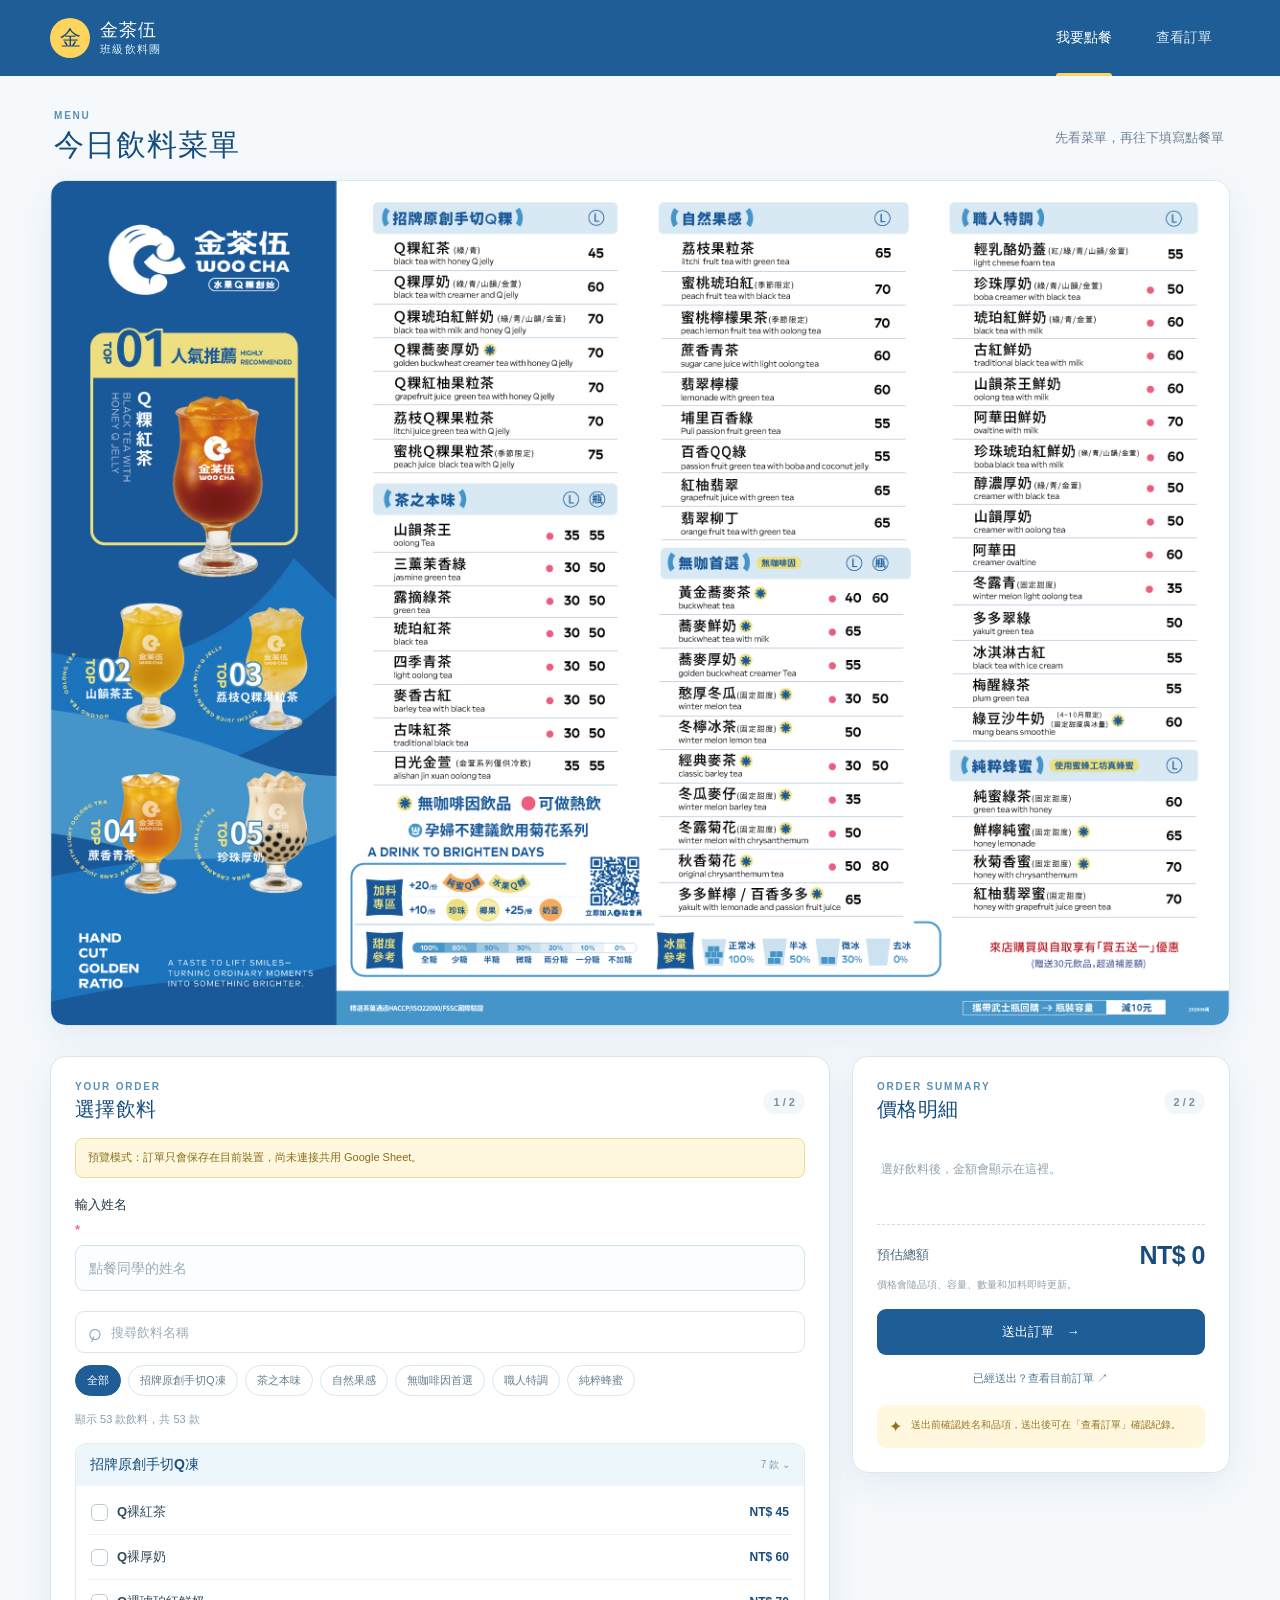
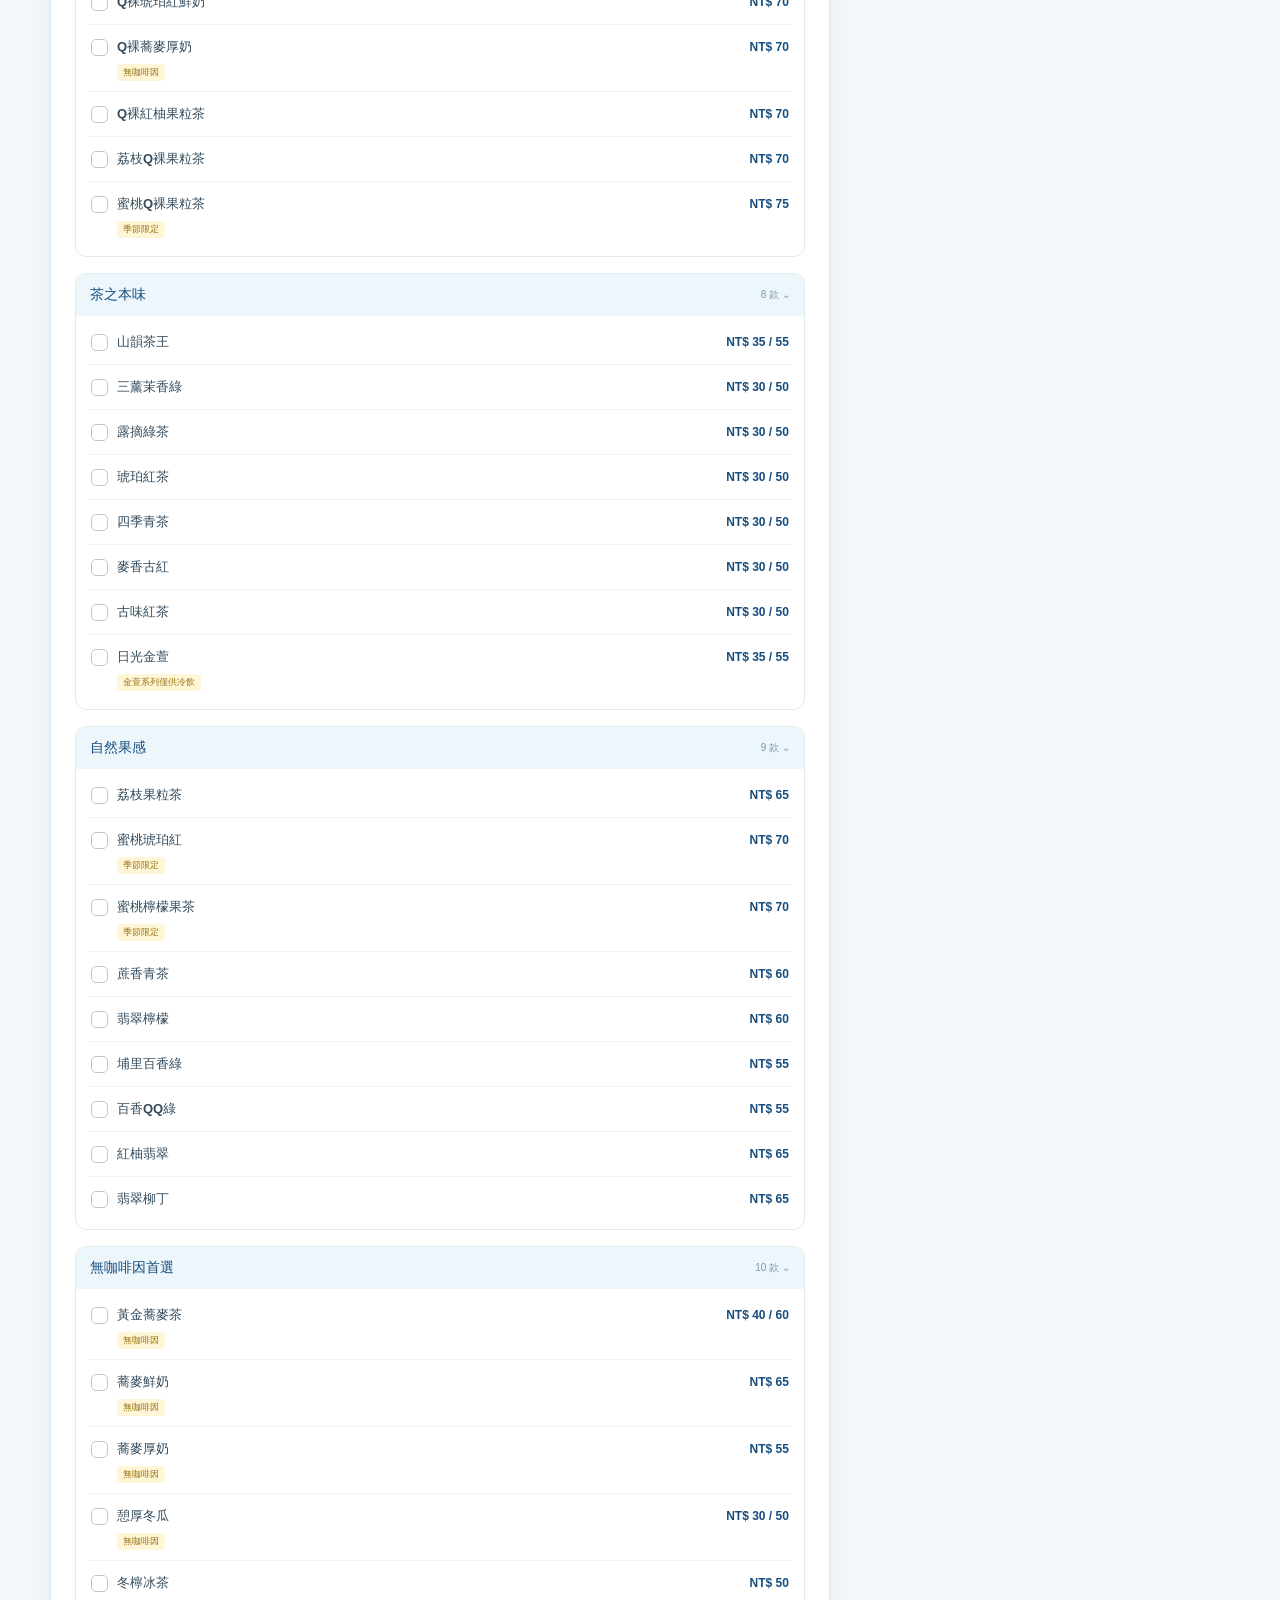
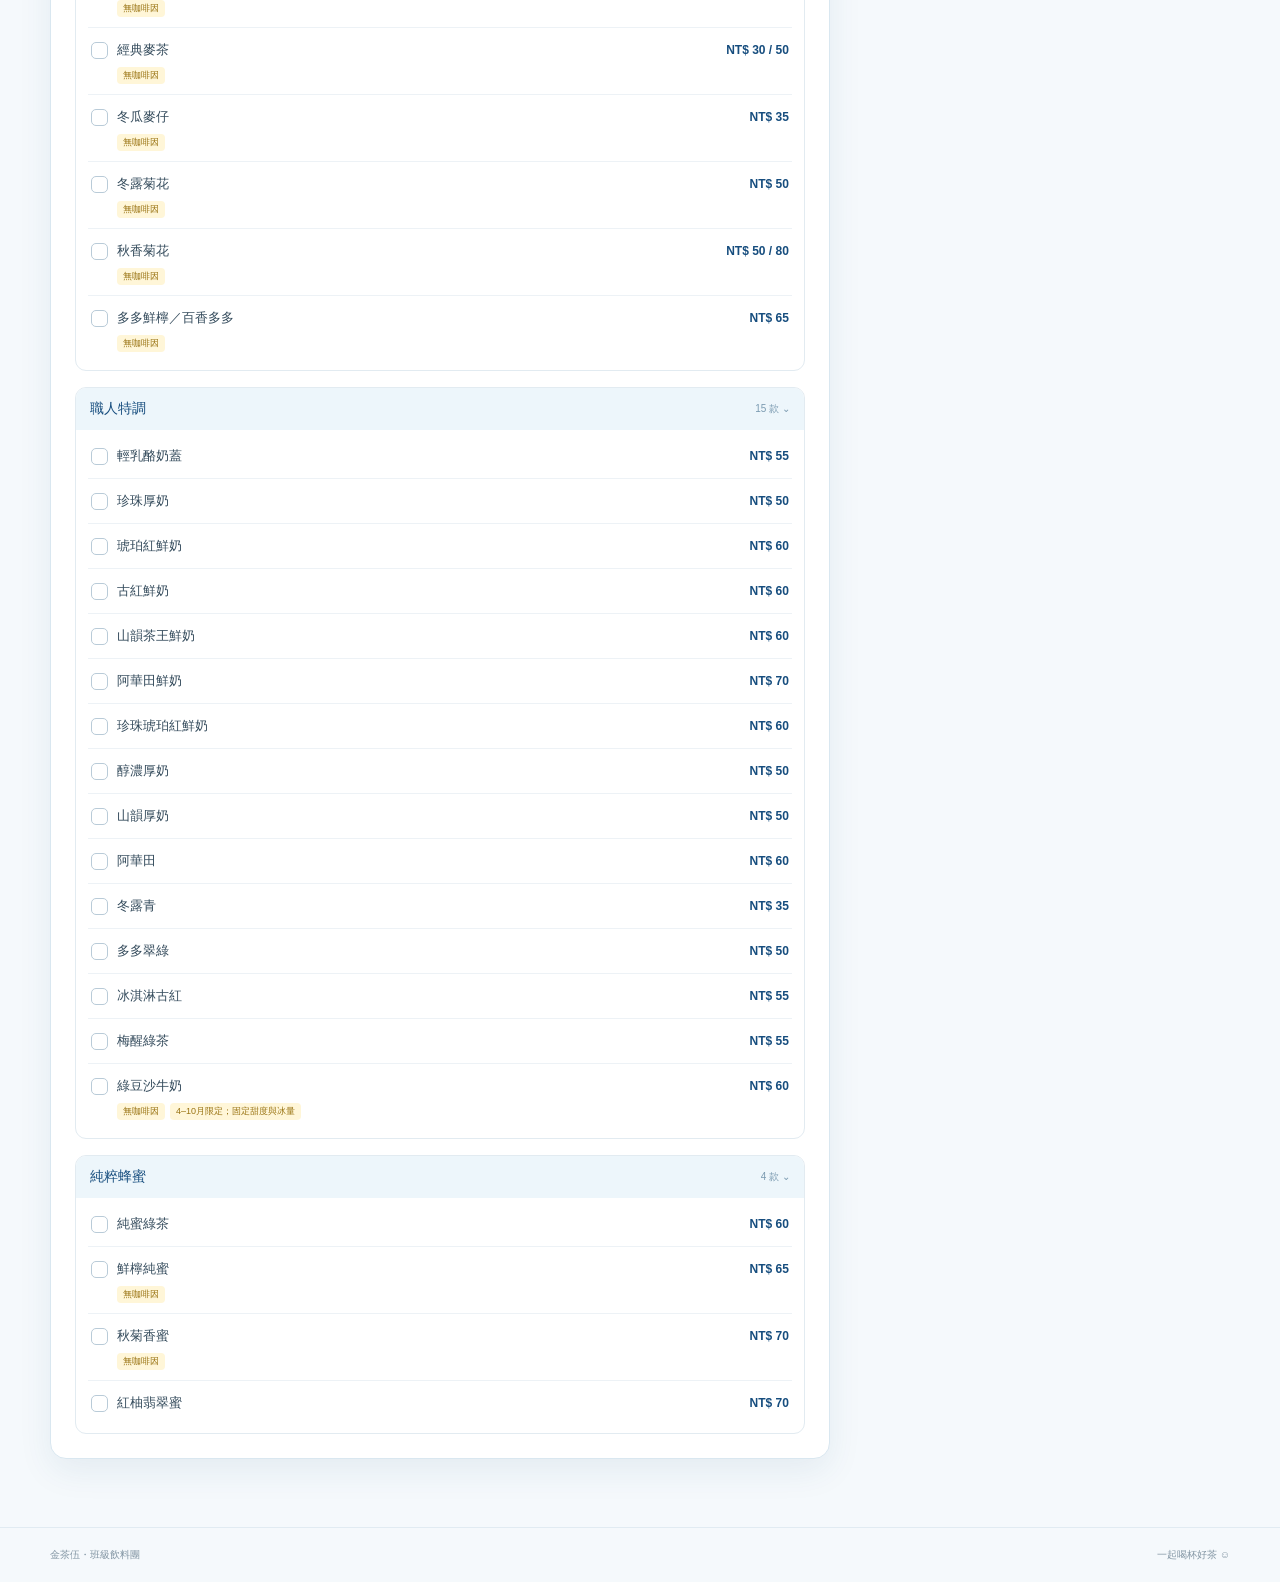
<file: index.html>
<!doctype html>
<html lang="zh-Hant">
  <head>
    <meta charset="utf-8">
    <meta name="viewport" content="width=device-width, initial-scale=1">
    <meta name="theme-color" content="#1e5d96">
    <title>金茶伍班級飲料團</title>
    <link rel="stylesheet" href="styles.css">
  </head>
  <body>
    <header class="site-header">
      <a class="brand" href="index.html" aria-label="金茶伍班級飲料團首頁">
        <span class="brand-mark" aria-hidden="true">金</span>
        <span><strong>金茶伍</strong><small>班級飲料團</small></span>
      </a>
      <nav aria-label="主要導覽">
        <a class="nav-link active" href="index.html">我要點餐</a>
        <a class="nav-link" href="status.html">查看訂單</a>
      </nav>
    </header>

    <main>
      <section class="menu-row" aria-labelledby="menu-heading">
        <div class="section-heading">
          <div><p class="eyebrow">MENU</p><h1 id="menu-heading">今日飲料菜單</h1></div>
          <p class="heading-note">先看菜單，再往下填寫點餐單</p>
        </div>
        <a class="menu-image-link" href="menu.jpg" target="_blank" rel="noreferrer" aria-label="另開完整菜單圖片">
          <img class="menu-image" src="menu.jpg" alt="金茶伍完整飲料菜單，包含品項與價格" loading="eager">
        </a>
      </section>

      <section class="order-row" aria-label="點餐表單與金額">
        <form id="order-form" class="order-panel">
          <div class="panel-heading">
            <div><p class="eyebrow">YOUR ORDER</p><h2>選擇飲料</h2></div>
            <span class="step-badge">1 / 2</span>
          </div>
          <p id="integration-note" class="integration-note" role="status" hidden></p>
          <label class="name-field" for="customer-name">輸入姓名 <span>*</span>
            <input id="customer-name" name="name" type="text" maxlength="40" autocomplete="name" placeholder="點餐同學的姓名" required>
          </label>
          <div class="menu-tools">
            <label class="search-field" for="menu-search"><span aria-hidden="true">⌕</span>
              <input id="menu-search" type="search" placeholder="搜尋飲料名稱" autocomplete="off">
            </label>
            <div id="category-filters" class="category-filters" aria-label="飲料分類"></div>
          </div>
          <p id="menu-count" class="menu-count" aria-live="polite"></p>
          <div id="drink-groups" class="drink-groups"></div>
          <p id="form-error" class="form-error" role="alert"></p>
        </form>

        <aside class="price-panel" aria-labelledby="price-heading">
          <div class="panel-heading">
            <div><p class="eyebrow">ORDER SUMMARY</p><h2 id="price-heading">價格明細</h2></div>
            <span class="step-badge">2 / 2</span>
          </div>
          <div id="summary-items" class="summary-items"><p class="empty-summary">選好飲料後，金額會顯示在這裡。</p></div>
          <div class="total-line"><span>預估總額</span><strong id="total-price">NT$ 0</strong></div>
          <p class="price-hint">價格會隨品項、容量、數量和加料即時更新。</p>
          <button id="submit-order" class="submit-button" type="submit" form="order-form">送出訂單 <span aria-hidden="true">→</span></button>
          <p id="submit-status" class="submit-status" aria-live="polite"></p>
          <a class="status-shortcut" href="status.html">已經送出？查看目前訂單 <span aria-hidden="true">↗</span></a>
          <div class="notice-card"><span aria-hidden="true">✦</span><p>送出前確認姓名和品項，送出後可在「查看訂單」確認紀錄。</p></div>
        </aside>
      </section>
    </main>
    <footer class="site-footer"><span>金茶伍・班級飲料團</span><span>一起喝杯好茶 ☺</span></footer>
    <script src="app-config.js"></script>
    <script src="menu-data.js"></script>
    <script src="order.js"></script>
  </body>
</html>
</file>
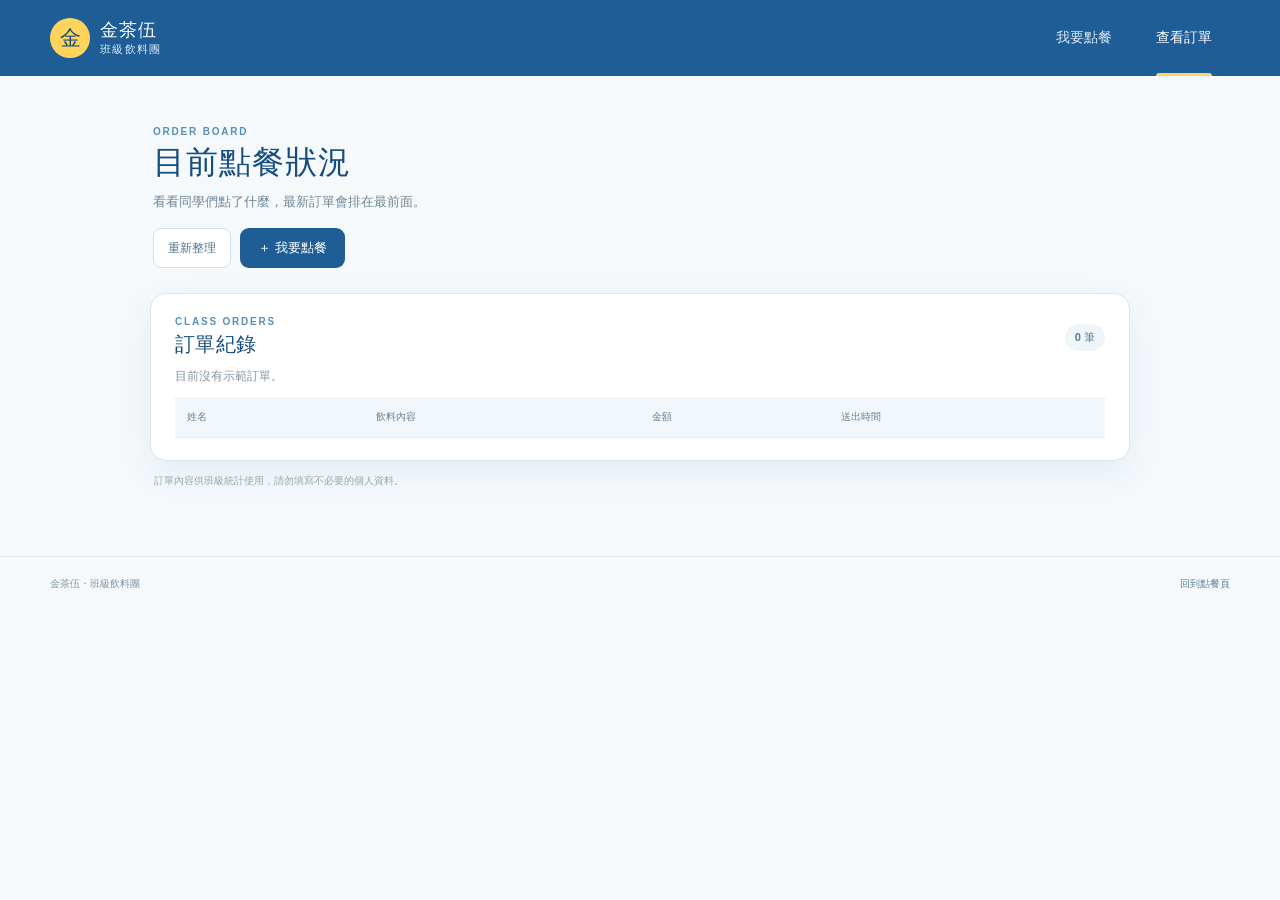
<file: status.html>
<!doctype html>
<html lang="zh-Hant">
  <head>
    <meta charset="utf-8">
    <meta name="viewport" content="width=device-width, initial-scale=1">
    <meta name="theme-color" content="#1e5d96">
    <title>目前訂單｜金茶伍班級飲料團</title>
    <link rel="stylesheet" href="styles.css">
  </head>
  <body>
    <header class="site-header">
      <a class="brand" href="index.html" aria-label="金茶伍班級飲料團首頁">
        <span class="brand-mark" aria-hidden="true">金</span>
        <span><strong>金茶伍</strong><small>班級飲料團</small></span>
      </a>
      <nav aria-label="主要導覽">
        <a class="nav-link" href="index.html">我要點餐</a>
        <a class="nav-link active" href="status.html">查看訂單</a>
      </nav>
    </header>
    <main class="status-main">
      <section class="status-hero">
        <p class="eyebrow">ORDER BOARD</p>
        <h1>目前點餐狀況</h1>
        <p>看看同學們點了什麼，最新訂單會排在最前面。</p>
        <div class="status-actions"><button id="refresh-orders" class="secondary-button" type="button">重新整理</button><a class="submit-button compact" href="index.html">＋ 我要點餐</a></div>
      </section>
      <section class="status-card" aria-labelledby="orders-heading">
        <div class="status-card-heading"><div><p class="eyebrow">CLASS ORDERS</p><h2 id="orders-heading">訂單紀錄</h2></div><span id="order-count" class="order-count">0 筆</span></div>
        <p id="status-message" class="status-message" aria-live="polite">正在載入訂單…</p>
        <div class="table-wrap"><table class="orders-table"><thead><tr><th>姓名</th><th>飲料內容</th><th>金額</th><th>送出時間</th></tr></thead><tbody id="orders-body"></tbody></table></div>
      </section>
      <p class="privacy-note">訂單內容供班級統計使用，請勿填寫不必要的個人資料。</p>
    </main>
    <footer class="site-footer"><span>金茶伍・班級飲料團</span><span><a href="index.html">回到點餐頁</a></span></footer>
    <script src="app-config.js"></script>
    <script src="status.js"></script>
  </body>
</html>
</file>
<file: styles.css>
:root {
  color-scheme: light;
  --blue: #1e5d96;
  --blue-dark: #164d7e;
  --blue-soft: #eaf4fa;
  --blue-pale: #f5faff;
  --yellow: #ffd45c;
  --ink: #233646;
  --muted: #718496;
  --line: #d9e7f0;
  --pink: #ef6d8d;
  --white: #fff;
  --shadow: 0 12px 34px rgba(25, 76, 119, .08);
  font-family: "Noto Sans TC", "Microsoft JhengHei", sans-serif;
  font-synthesis: none;
  text-rendering: optimizeLegibility;
  -webkit-font-smoothing: antialiased;
  -moz-osx-font-smoothing: grayscale;
}

* { box-sizing: border-box; }
body { margin: 0; background: #f5f9fc; color: var(--ink); }
a { color: inherit; }
button, input, select { font: inherit; }
button { cursor: pointer; }

.site-header { height: 76px; padding: 0 max(28px, calc((100vw - 1180px) / 2)); display: flex; align-items: center; justify-content: space-between; background: var(--blue); color: #fff; }
.brand { display: inline-flex; align-items: center; gap: 10px; text-decoration: none; line-height: 1.12; }
.brand-mark { width: 40px; height: 40px; border-radius: 50%; display: grid; place-items: center; background: var(--yellow); color: var(--blue-dark); font-size: 21px; font-weight: 800; }
.brand strong { display: block; font-size: 18px; letter-spacing: .06em; }
.brand small { display: block; margin-top: 3px; color: #d6ecfa; font-size: 11px; letter-spacing: .12em; }
.site-header nav { align-self: stretch; display: flex; gap: 8px; }
.nav-link { position: relative; display: grid; place-items: center; padding: 0 18px; color: #d9eaf7; font-size: 14px; text-decoration: none; transition: background .16s ease, color .16s ease; }
.nav-link:hover, .nav-link.active { color: #fff; }
.nav-link.active::after { position: absolute; right: 18px; bottom: 0; left: 18px; height: 3px; border-radius: 4px 4px 0 0; background: var(--yellow); content: ""; }

main { width: min(1180px, calc(100% - 48px)); margin: 34px auto 68px; }
.menu-row { margin-bottom: 30px; }
.section-heading, .panel-heading, .status-card-heading { display: flex; align-items: center; justify-content: space-between; gap: 20px; }
.section-heading { margin: 0 4px 14px; }
.eyebrow { margin: 0 0 4px; color: #5890b9; font-size: 10px; font-weight: 800; letter-spacing: .18em; }
h1, h2, p { margin-top: 0; }
h1 { margin-bottom: 0; color: var(--blue-dark); font-size: clamp(22px, 3vw, 30px); letter-spacing: .03em; }
h2 { margin: 0; color: var(--blue-dark); font-size: 20px; letter-spacing: .02em; }
.heading-note { margin: 0 2px 0 0; color: var(--muted); font-size: 13px; }
.menu-image-link { display: block; overflow: hidden; border: 1px solid var(--line); border-radius: 16px; background: #fff; box-shadow: var(--shadow); }
.menu-image { display: block; width: 100%; height: auto; }

.order-row { display: grid; grid-template-columns: minmax(0, 1.65fr) minmax(280px, .8fr); align-items: start; gap: 22px; }
.order-panel, .price-panel, .status-card { border: 1px solid var(--line); border-radius: 16px; background: #fff; box-shadow: var(--shadow); }
.order-panel { min-width: 0; padding: 24px; }
.price-panel { position: sticky; top: 20px; padding: 24px; }
.panel-heading { margin-bottom: 20px; }
.integration-note { margin: -5px 0 18px; padding: 10px 12px; border: 1px solid #f0d98d; border-radius: 8px; background: #fff8df; color: #896b19; font-size: 11px; line-height: 1.6; }
.step-badge { padding: 6px 10px; border-radius: 999px; background: #f2f7fa; color: #7b91a1; font-size: 11px; font-weight: 700; white-space: nowrap; }
.name-field { display: grid; grid-template-columns: 1fr; gap: 8px; margin-bottom: 20px; color: var(--ink); font-size: 13px; font-weight: 700; }
.name-field > span { color: var(--pink); }
.name-field input { width: 100%; height: 46px; padding: 0 13px; border: 1px solid #d5e3ed; border-radius: 9px; outline: 0; background: #fbfdff; color: var(--ink); font-size: 14px; font-weight: 400; transition: border-color .16s, box-shadow .16s; }
.name-field input:focus, .search-field:focus-within { border-color: #6ba4cc; box-shadow: 0 0 0 3px rgba(57, 132, 187, .12); }
.name-field input::placeholder, .search-field input::placeholder { color: #9bacb9; }
.menu-tools { display: grid; gap: 12px; }
.search-field { display: flex; align-items: center; gap: 8px; height: 42px; padding: 0 11px; border: 1px solid #dbe6ee; border-radius: 9px; color: #7b9cb4; transition: border-color .16s, box-shadow .16s; }
.search-field > span { transform: rotate(-20deg); font-size: 24px; line-height: 1; }
.search-field input { width: 100%; border: 0; outline: 0; background: transparent; color: var(--ink); font-size: 13px; }
.category-filters { display: flex; flex-wrap: wrap; gap: 7px; }
.filter-chip { padding: 7px 11px; border: 1px solid #d8e6ef; border-radius: 999px; background: #fff; color: #657e90; font-size: 11px; transition: background .15s, border-color .15s, color .15s; }
.filter-chip:hover { border-color: #8db9d4; }
.filter-chip.active { border-color: var(--blue); background: var(--blue); color: #fff; }
.menu-count { margin: 16px 0 10px; color: #8a9eac; font-size: 11px; }
.drink-group { margin-top: 16px; border: 1px solid #e2ebf1; border-radius: 11px; overflow: hidden; }
.group-heading { width: 100%; display: flex; align-items: center; justify-content: space-between; padding: 12px 14px; border: 0; background: #edf6fb; color: var(--blue-dark); text-align: left; font-size: 14px; font-weight: 800; }
.group-heading > span:last-child { color: #7a9ab0; font-size: 10px; font-weight: 500; }
.group-heading[aria-expanded="false"] > span:last-child span { display: inline-block; transform: rotate(-90deg); }
.drink-list { padding: 4px 12px 8px; }
.drink-card { padding: 10px 3px; border-bottom: 1px solid #edf2f6; }
.drink-card:last-child { border-bottom: 0; }
.drink-select { display: flex; align-items: center; gap: 9px; min-height: 24px; cursor: pointer; }
.drink-select > input { position: absolute; width: 1px; height: 1px; opacity: 0; }
.checkmark { width: 17px; height: 17px; flex: 0 0 17px; border: 1.5px solid #b9cbd8; border-radius: 5px; background: #fff; transition: background .12s, border-color .12s; }
.drink-select > input:checked + .checkmark { border-color: var(--blue); background: var(--blue); }
.drink-select > input:checked + .checkmark::after { display: block; width: 8px; height: 4px; margin: 4px 0 0 3px; transform: rotate(-45deg); border-bottom: 2px solid #fff; border-left: 2px solid #fff; content: ""; }
.drink-select > input:focus-visible + .checkmark { outline: 3px solid rgba(30, 93, 150, .18); }
.drink-name { flex: 1; color: #344b5c; font-size: 13px; font-weight: 600; }
.drink-price { color: var(--blue-dark); font-size: 12px; font-weight: 800; white-space: nowrap; }
.drink-tags { display: flex; flex-wrap: wrap; gap: 5px; margin: 5px 0 0 26px; }
.drink-tags span { padding: 2px 6px; border-radius: 4px; background: #fff6d8; color: #997312; font-size: 9px; }
.drink-options { margin: 10px 0 2px 26px; padding: 10px; border-radius: 8px; background: #f7fafc; }
.option-grid { display: grid; grid-template-columns: repeat(2, minmax(0, 1fr)); gap: 10px; align-items: end; }
.option-control { display: grid; min-width: 0; gap: 5px; color: #778b99; font-size: 10px; font-weight: 600; }
.option-control select { width: 100%; height: 34px; padding: 0 8px; border: 1px solid #d9e4ec; border-radius: 7px; background: #fff; color: #314c60; font-size: 11px; }
.option-control select:focus, .quantity-stepper input:focus { outline: 2px solid rgba(30, 93, 150, .18); border-color: #8cb5d0; }
.fixed-price, .fixed-option { align-self: center; color: #647c8d; font-size: 11px; }
.hot-option { display: flex; align-items: center; gap: 6px; height: 34px; }
.hot-option input { accent-color: var(--blue); }
.quantity-stepper { display: grid; grid-template-columns: 30px 1fr 30px; height: 34px; overflow: hidden; border: 1px solid #d9e4ec; border-radius: 7px; background: #fff; }
.quantity-stepper button { border: 0; background: #f1f7fb; color: var(--blue); font-weight: 700; }
.quantity-stepper input { width: 100%; min-width: 0; border: 0; outline: 0; color: #314c60; text-align: center; font-size: 12px; }
.quantity-stepper input::-webkit-inner-spin-button, .quantity-stepper input::-webkit-outer-spin-button { margin: 0; -webkit-appearance: none; }
.addon-option { grid-column: 1 / -1; }
.form-error { min-height: 0; margin: 10px 0 0; color: #bf3e5f; font-size: 12px; }
.form-error:empty { display: none; }

.summary-items { max-height: min(48vh, 480px); overflow: auto; }
.empty-summary { padding: 16px 4px; color: #91a2ae; font-size: 12px; line-height: 1.7; }
.summary-item { display: grid; grid-template-columns: minmax(0, 1fr) auto auto; align-items: center; gap: 8px; padding: 12px 0; border-bottom: 1px solid #edf2f6; }
.summary-item div { min-width: 0; }
.summary-item strong { display: block; overflow: hidden; color: #3b5263; font-size: 12px; text-overflow: ellipsis; white-space: nowrap; }
.summary-item small { display: block; margin-top: 3px; overflow: hidden; color: #8b9ba7; font-size: 9px; text-overflow: ellipsis; white-space: nowrap; }
.summary-item > span { color: #8194a2; font-size: 11px; }
.summary-item > b { color: var(--blue-dark); font-size: 12px; white-space: nowrap; }
.total-line { display: flex; align-items: center; justify-content: space-between; margin-top: 16px; padding-top: 16px; border-top: 1px dashed #cddde8; color: #536b7d; font-size: 13px; }
.total-line strong { color: var(--blue-dark); font-size: 25px; letter-spacing: -.02em; }
.price-hint { margin: 7px 0 17px; color: #90a0ac; font-size: 10px; line-height: 1.5; }
.submit-button { min-height: 46px; display: inline-flex; align-items: center; justify-content: center; gap: 12px; padding: 0 18px; border: 0; border-radius: 9px; background: var(--blue); color: #fff; font-size: 13px; font-weight: 700; text-decoration: none; transition: background .15s, transform .15s; }
.submit-button:hover { transform: translateY(-1px); background: var(--blue-dark); }
.submit-button:disabled { cursor: wait; opacity: .65; }
.price-panel > .submit-button { width: 100%; }
.submit-button.compact { min-height: 40px; }
.submit-status { min-height: 0; margin: 10px 0 0; color: #738a9b; font-size: 11px; line-height: 1.5; }
.submit-status:empty { display: none; }
.submit-status.success { color: #28794f; }
.submit-status.failure { color: #bf3e5f; }
.status-shortcut { display: block; margin-top: 16px; color: #507b99; text-align: center; text-decoration: none; font-size: 11px; }
.status-shortcut:hover { color: var(--blue-dark); text-decoration: underline; }
.notice-card { display: flex; gap: 9px; margin-top: 19px; padding: 12px; border-radius: 9px; background: #fff8df; color: #94731e; }
.notice-card > span { flex: 0 0 auto; }
.notice-card p { margin: 0; font-size: 10px; line-height: 1.6; }

.status-main { width: min(980px, calc(100% - 48px)); margin-top: 50px; }
.status-hero { margin: 0 3px 25px; }
.status-hero h1 { margin-bottom: 8px; font-size: 32px; }
.status-hero > p:not(.eyebrow) { margin-bottom: 17px; color: #718797; font-size: 13px; }
.status-actions { display: flex; gap: 9px; }
.secondary-button { min-height: 40px; padding: 0 14px; border: 1px solid #cfdfeb; border-radius: 8px; background: #fff; color: #55758c; font-size: 12px; }
.secondary-button:hover { border-color: #8eb6d1; background: #f7fbfe; }
.status-card { padding: 22px 24px; }
.status-card-heading { margin-bottom: 10px; }
.order-count { padding: 6px 10px; border-radius: 999px; background: #eff6fa; color: #5a7c94; font-size: 11px; font-weight: 700; }
.status-message { margin: 8px 0 12px; color: #8395a1; font-size: 12px; }
.table-wrap { overflow-x: auto; }
.orders-table { width: 100%; border-collapse: collapse; font-size: 12px; }
.orders-table thead { background: #f1f7fb; color: #658095; text-align: left; }
.orders-table th, .orders-table td { padding: 13px 12px; border-bottom: 1px solid #e9f0f5; }
.orders-table th { font-size: 10px; font-weight: 700; white-space: nowrap; }
.orders-table td { color: #536b7b; line-height: 1.6; }
.student-name { color: #2e4b5f; font-weight: 700; }
.order-total { color: var(--blue-dark); white-space: nowrap; }
.order-time { color: #899ba8 !important; font-size: 10px; white-space: nowrap; }
.privacy-note { margin: 13px 4px 0; color: #98a7b1; font-size: 10px; }

.site-footer { display: flex; align-items: center; justify-content: space-between; gap: 12px; padding: 20px max(28px, calc((100vw - 1180px) / 2)); border-top: 1px solid #e1ebf2; color: #8295a3; font-size: 10px; }
.site-footer a { color: #5d829c; text-decoration: none; }
.site-footer a:hover { text-decoration: underline; }

[hidden] { display: none !important; }
@media (max-width: 860px) {
  .order-row { grid-template-columns: minmax(0, 1fr) minmax(260px, .72fr); gap: 14px; }
  .order-panel, .price-panel { padding: 18px; }
  .filter-chip { font-size: 10px; }
}
@media (max-width: 680px) {
  .site-header { height: 66px; padding: 0 16px; }
  .brand-mark { width: 35px; height: 35px; font-size: 18px; }
  .brand strong { font-size: 15px; }
  .nav-link { padding: 0 10px; font-size: 12px; }
  .nav-link.active::after { right: 10px; left: 10px; }
  main, .status-main { width: calc(100% - 28px); margin-top: 22px; }
  .section-heading { align-items: flex-end; margin: 0 2px 11px; }
  .heading-note { max-width: 115px; text-align: right; font-size: 10px; }
  .menu-image-link { border-radius: 10px; }
  .order-row { grid-template-columns: minmax(0, 1fr); gap: 13px; }
  .order-panel { padding: 17px 14px; }
  .price-panel { position: static; padding: 17px 15px; }
  .option-grid { grid-template-columns: repeat(2, minmax(0, 1fr)); }
  .status-main { margin-top: 30px; }
  .status-hero h1 { font-size: 27px; }
  .status-card { padding: 17px 13px; }
  .orders-table thead { display: none; }
  .orders-table, .orders-table tbody, .orders-table tr, .orders-table td { display: block; width: 100%; }
  .orders-table tr { display: grid; grid-template-columns: 1fr auto; gap: 5px 12px; padding: 12px 0; border-bottom: 1px solid #e9f0f5; }
  .orders-table td { padding: 0; border: 0; font-size: 11px; }
  .orders-table td:nth-child(1) { grid-column: 1; }
  .orders-table td:nth-child(2) { grid-column: 1 / -1; color: #718797; }
  .orders-table td:nth-child(3) { grid-column: 2; grid-row: 1; text-align: right; }
  .orders-table td:nth-child(4) { grid-column: 2; grid-row: 2; text-align: right; }
  .orders-table td::before { display: none; }
  .site-footer { padding: 17px 15px; }
}
</file>
